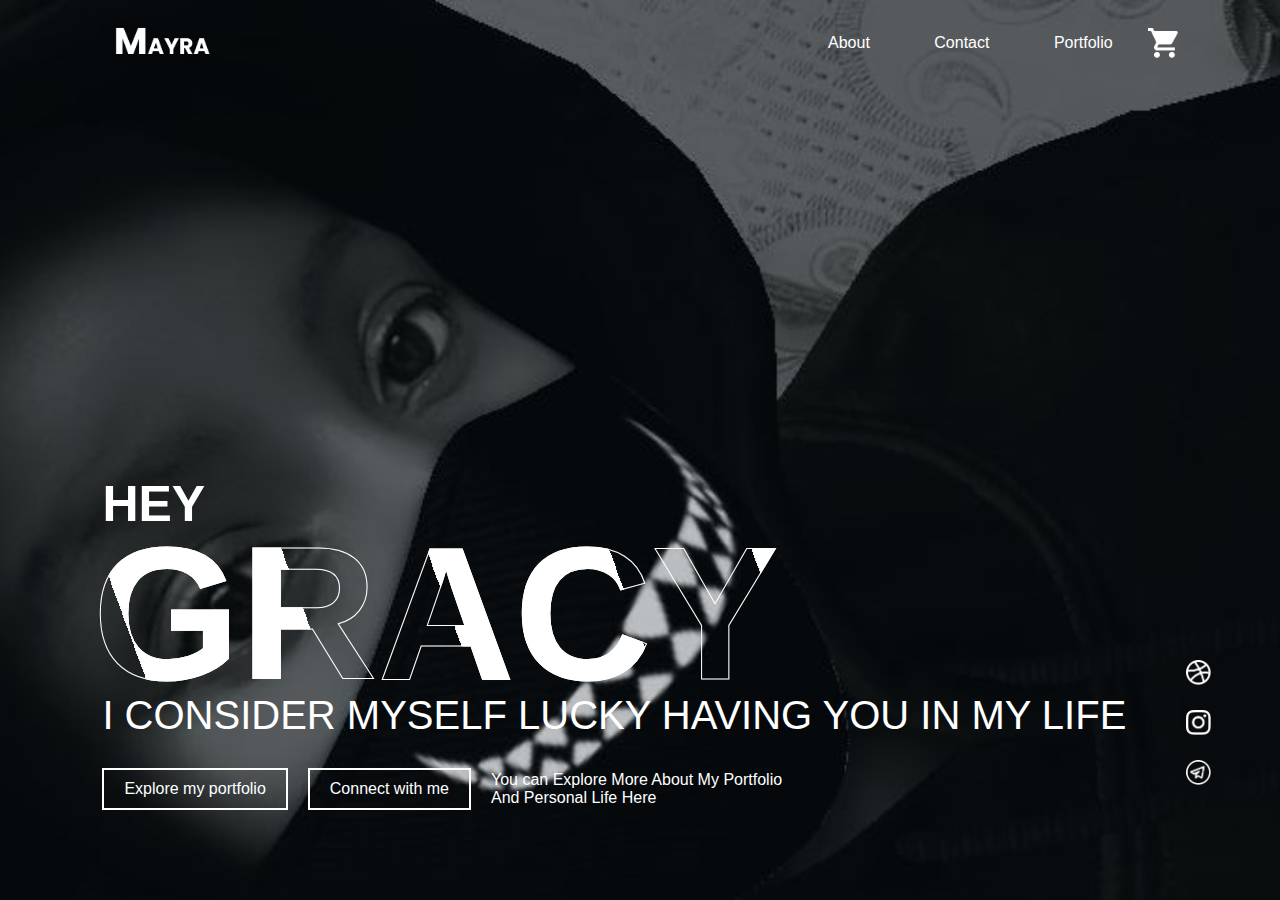
<file: Website1/index.html>
<!DOCTYPE html>
<!--[if lt IE 7]>      <html class="no-js lt-ie9 lt-ie8 lt-ie7"> <![endif]-->
<!--[if IE 7]>         <html class="no-js lt-ie9 lt-ie8"> <![endif]-->
<!--[if IE 8]>         <html class="no-js lt-ie9"> <![endif]-->
<!--[if gt IE 8]>      <html class="no-js"> <!--<![endif]-->
<html>
    <head>
        <meta charset="utf-8">
        <meta http-equiv="X-UA-Compatible" content="IE=edge">
        <title>website</title>
        <meta name="description" content="">
        <meta name="viewport" content="width=device-width, initial-scale=1">
        <link rel="stylesheet" href="./styles.css">
    </head>
    <body>
      <div class="container">
        <nav>
        <img src="./images1/logo.png" class="logo">
        <ul>
            <li>
                <a href="">About</a>
            </li>
            <li> 
                <a href="">Contact</a>
             </li>
             <li>
                 <a href="">Portfolio</a>
             </li>
        </ul>
        <img src="./images1/cart.png" class="Cart-icon">
    </nav>
           <div class="text-box">
               <p>HEY</p>
               <h1>GRACY</h1>
               <H3>I CONSIDER MYSELF LUCKY HAVING YOU IN MY LIFE</H3>
               <div class="row">
                <a href="">Explore my portfolio</a>
                <a href="">Connect with me</a>
                <span>You  can Explore More About My Portfolio <br/>And Personal Life Here</span>
               </div>    
           </div>
           <div class="social-icons">
               <a href=""><img src="./images1/dribble.png" alt=""></a>
               <a href=""><img src="./images1/instagram.png" alt=""></a>
               <a href=""><img src="./images1/telegram.png" alt=""></a>
           </div>
      </div>
    </body>
</html>
</file>
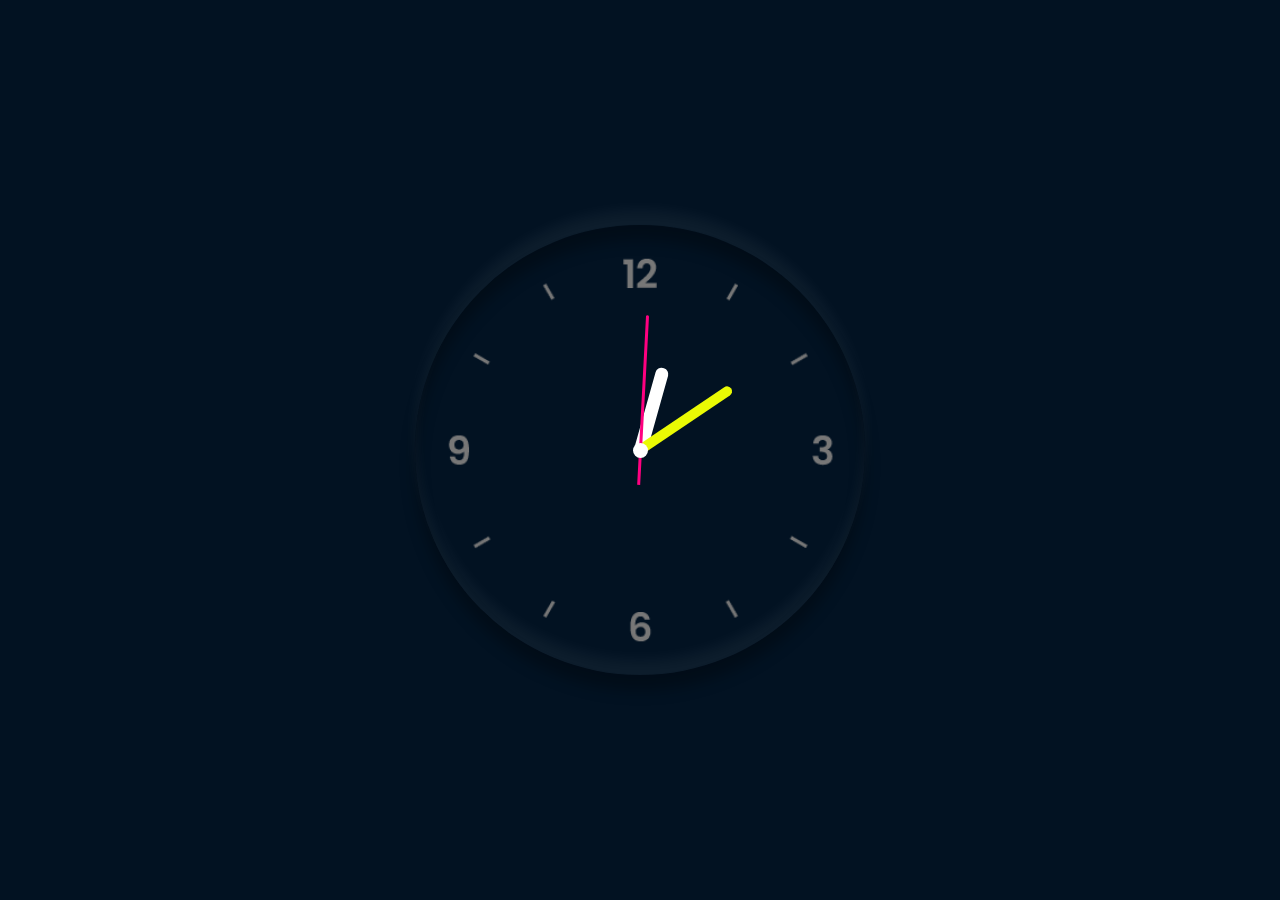
<file: clock/analog clock/index.html>
<!DOCTYPE html>
<html lang="en">
<head>
    <meta charset="UTF-8">
    <meta http-equiv="X-UA-Compatible" content="IE=edge">
    <meta name="viewport" content="width=device-width, initial-scale=1.0">
    <title>Analog clock</title>
    <link rel="stylesheet" href="./style.css">
</head>
<body>
    <section>
        <div class="clock">
            <div class="hour">
                <div class="hr" id="hr" ></div>
            </div>
            <div class="min">
                <div class="mn" id="mn" ></div>
            </div>
            <div class="sec">
                <div class="sc" id="sc" ></div>
            </div>
        </div>
        </section>
        <script src="./app.js"></script>
</body>
</html>
</file>
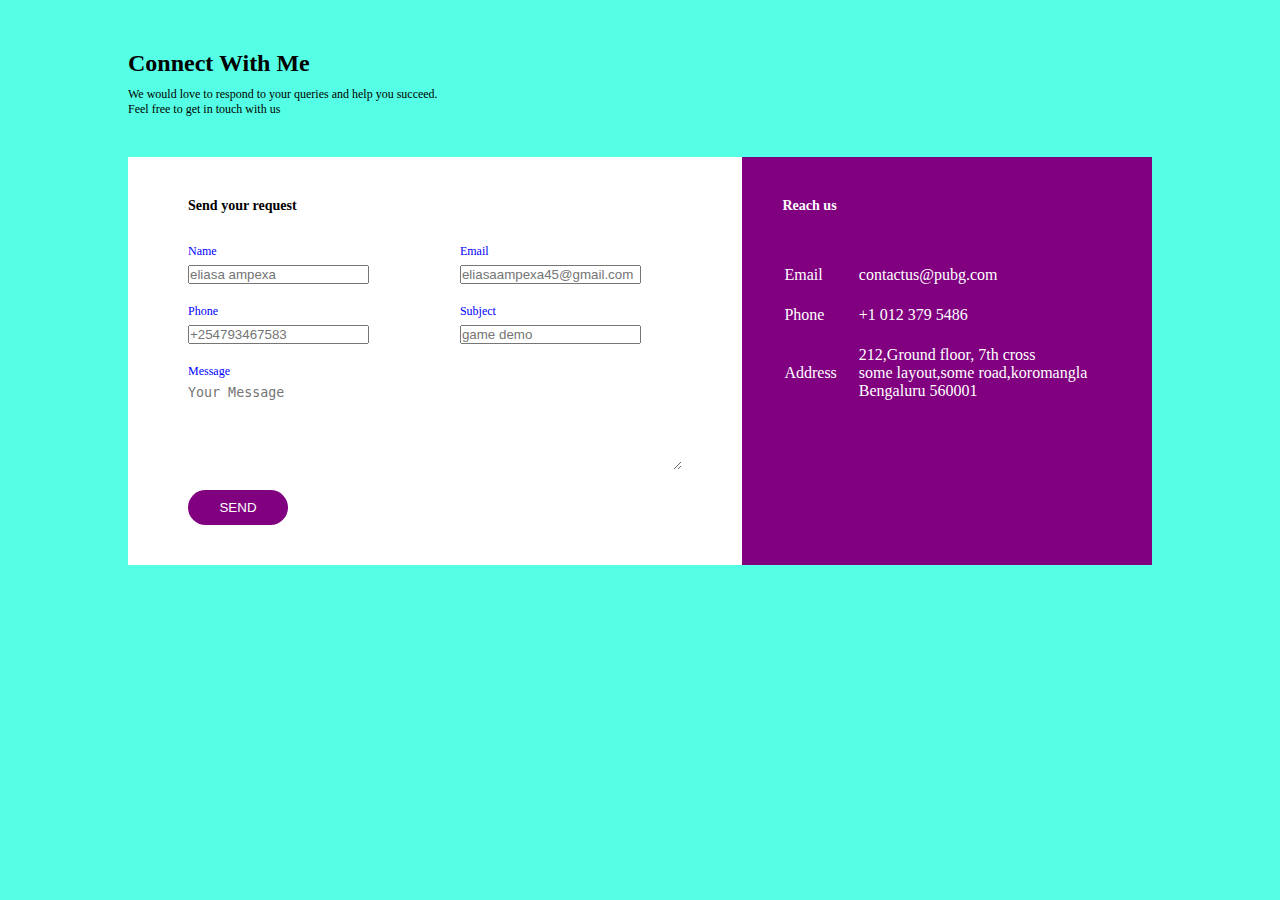
<file: gaming website/contact.html>
<html>
    <head>
        <title>contact</title>
        <link rel="stylesheet"type="text/css" href="contact.css">
    </head>
    <body>
        <div class="container">
        <h1>Connect With Me</h1>
        <p>We would love to respond to your queries and help you succeed.<br>Feel free to get in touch with us</p>
       <div class="contact-box">
        <div class="contact-left">
            <h3>Send your request</h3>
            <form>
                <div class="input-row">
                    <div class="input-group">
                        <label>Name</label>
                        <input type="text"placeholder="eliasa ampexa">
                    </div>
                    <div class="input-group">                
                 <label>Email</label>
                    <input type="text"placeholder="eliasaampexa45@gmail.com">
                </div>
            </div>
             <div class="input-row">
                <div class="input-group">                
                    <label>Phone</label>
                       <input type="text"placeholder="+254793467583">
                       </div>
                       <div class="input-group">                
                        <label>Subject</label>
                           <input type="text"placeholder="game demo">                       
                       </div>
                   </div>
                
                <label>Message</label>
                <textarea rows ="5" placeholder="Your Message"></textarea>
                <button type="submit">SEND</button>
            </form>
        </div>
            <div class="contact-right">
            <h3>Reach us</h3>
            <table>
                <tr>
                    <td>Email</td>
                    <td>contactus@pubg.com</td>
                </tr>
                <tr>
                    <td>Phone</td>
                    <td>+1 012 379 5486</td>
                </tr>
                <tr>
                    <td>Address</td>
                    <td>212,Ground floor, 7th cross <br>
                        some layout,some road,koromangla<br>
                        Bengaluru 560001
                    </td>
                </tr>
            </table>
            </div>
        </div>
        </div> 
    </body>
</html>
</file>
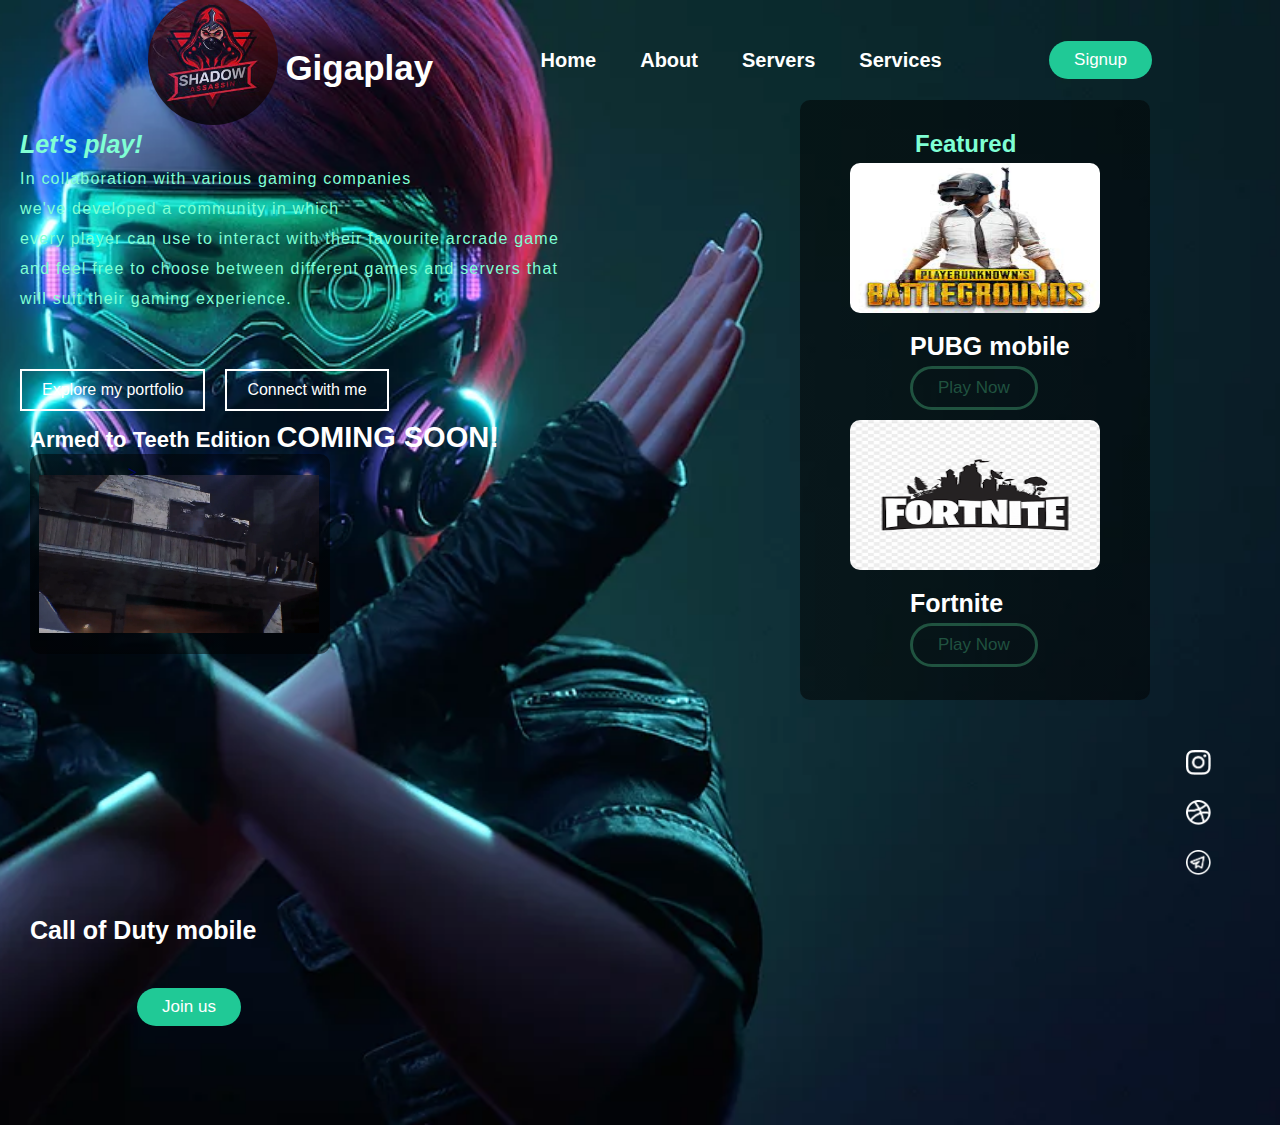
<file: gaming website/Home.html>
<!DOCTYPE html>
<!--[if lt IE 7]>      <html class="no-js lt-ie9 lt-ie8 lt-ie7"> <![endif]-->
<!--[if IE 7]>         <html class="no-js lt-ie9 lt-ie8"> <![endif]-->
<!--[if IE 8]>         <html class="no-js lt-ie9"> <![endif]-->
<!--[if gt IE 8]>      <html class="no-js"> <!--<![endif]-->
<html>
    <head>
        <meta charset="utf-8">
        <meta http-equiv="X-UA-Compatible" content="IE=edge">
        <title>Esports</title>
        <meta name="description" content="">
        <meta name="viewport" content="width=device-width, initial-scale=1">
        <link rel="stylesheet" href="./gaming styles.css">
    </head>
    <body>
        <div class="container">

            <nav>
                <img class="logo" src="imagess/logo1.jfif" alt="">
                <h3>Gigaplay</h3>
                <ul>
                    <li>
                        <a href="#">Home</a>
                    </li>
                    <li>
                        <a href="./about.html">About</a>
                    </li>
                    <li>
                        <a href="./server.html">Servers</a>
                    </li>
                    <li>
                        <a href="./portfolio.html">Services</a>
                    </li>
                </ul>
                <a class="sgn" href="./signup.html" href="Home.html"><button>Signup</button></a>
            </nav>
            <div class="text">
                <h2>Let's play!</h2>
                <p>In collaboration with various gaming companies<br> we've developed a community in which<br>
                every player can use to interact with their favourite arcrade game<br>and feel free to choose between 
                different games and servers that<br>will suit their gaming experience.</p>

                <div class="explore">
                    <a href="./portfolio1.html">Explore my portfolio</a>
                    <a href="./contact.html">Connect with me</a>
                </div>
            </div>

            <div class="featured">
                <h2>Featured</h2>
                <img class="icon" src="./imagess/pubg.jfif">
                <h3>PUBG mobile</h3>
                <a href="./PUBGmobile.html"><button>Play Now</button></a>
                <img class="icon" src="./imagess/fortnite.png">
                <h3>Fortnite</h3>
                <a href="./Fortnite.html"><button>Play Now</button></a>

            </div>
            <div class="hamburger">
                <div class="bar">
                    <span class="top"></span>
                    <span class="middle"></span>
                    <span class="bottom"></span>
                </div>
            </div>

            <div class="social-icons">
                <a href="https://www.instagram.com/pubgnewstate/?hl=en"><img src="./imagess/instagram.png"></a>
                <a href="https://dribbble.com/tags/pubg"><img src="./imagess/dribble.png"></a>
                <a href="https://bestoftelegram.com/groups/totalxt"><img src="./imagess/telegram.png"></a>
            </div>

            <h4>Armed to Teeth Edition <span>COMING SOON!</span></h4>
            <div class="video">
                <video loop autoplay muted preload="metadata">
                    <source src="./imagess/_Mobile_-_Armed_to_the_Teeth_Draw(720p).mp4">
                </video>
            </div>
            <h5>Call of Duty mobile</h5>
            <div class="jns">
                <a href="https://my.callofduty.com/content/atvi/callofduty/mobile/web/en/home.html">><button>Join us</button></a>
            </div>

            </div>

    </body>
</html>
</file>
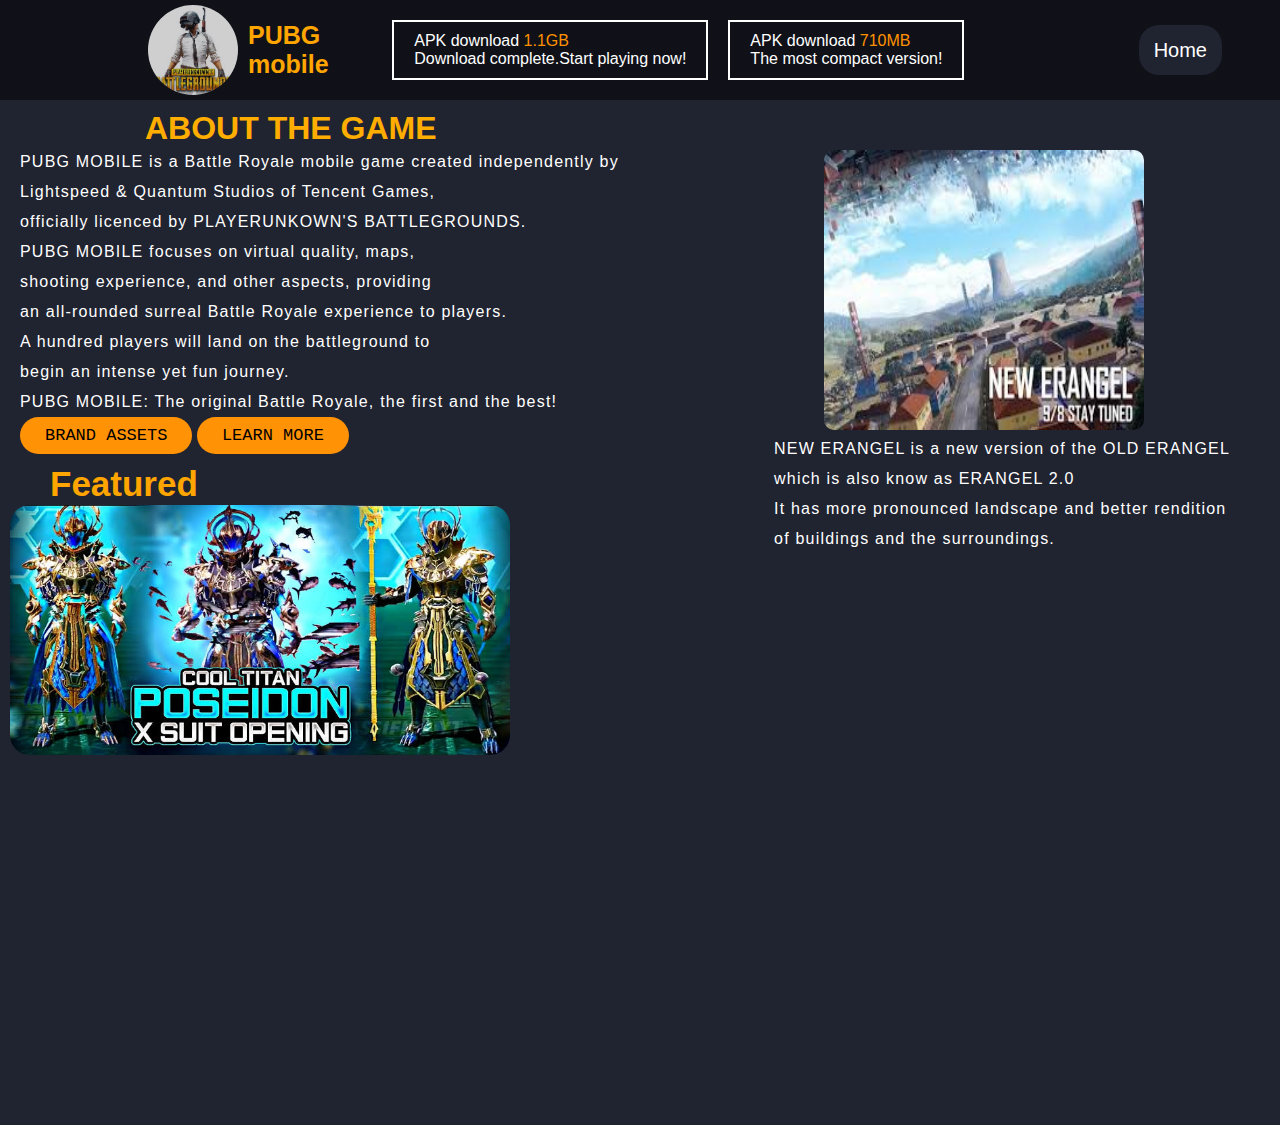
<file: gaming website/PUBGmobile.html>
<!DOCTYPE html>
<!--[if lt IE 7]>      <html class="no-js lt-ie9 lt-ie8 lt-ie7"> <![endif]-->
<!--[if IE 7]>         <html class="no-js lt-ie9 lt-ie8"> <![endif]-->
<!--[if IE 8]>         <html class="no-js lt-ie9"> <![endif]-->
<!--[if gt IE 8]>      <html class="no-js"> <!--<![endif]-->
<html>
    <head>
        <meta charset="utf-8">
        <meta http-equiv="X-UA-Compatible" content="IE=edge">
        <title>PUBG mobile</title>
        <meta name="description" content="">
        <meta name="viewport" content="width=device-width, initial-scale=1">
        <link rel="stylesheet" href="pubg.css">
    </head>
    <body>
        <div class="container">
            <nav>
                <img class="logo" src="./imagess/pubg.jfif" alt="">
                <h3>PUBG<br>mobile</h3>
                <div class="download">
                    <a href="">APK download <span>1.1GB</span><br>Download complete.Start playing now!<br></a>
                    <a href="">APK download <span>710MB</span><br>The most compact version!</a>
                </div>
                <ul>
                    <li class="active"><a href="./Home.html">Home</a>
                        <ul>
                            <li><a href="./Fortnite.html">Fortnite</a></li>
                            <li><a href="./about.html">About</a></li>
                            <li><a href="./server.html">Servers</a></li>
                            <li><a href="./services.html">Services</a></li>
                            <li><a href="https://my.callofduty.com/content/atvi/callofduty/mobile/web/en/home.html">Call of Duty</a></li>
                        </ul>
                    </li>
                      
                </ul>
            </nav>
 
                        <div class="text-box">
                            <h1>ABOUT THE GAME</h1>
                            <p>PUBG MOBILE is a Battle Royale mobile game created independently by<br>
                            Lightspeed & Quantum Studios of Tencent Games, <br>officially licenced by PLAYERUNKOWN'S BATTLEGROUNDS.<BR>
                            PUBG MOBILE focuses on virtual quality, maps, <br>shooting experience, and other aspects, providing<br>
                            an all-rounded surreal Battle Royale experience to players.<br>
                            A hundred players will land on the battleground to <br>begin an intense yet fun journey.<br>
                            PUBG MOBILE: The original Battle Royale, the first and the best!</p>
                            <a href="#"><button>BRAND ASSETS</button></a>
                            <a href="#"><button>LEARN MORE</button></a>
                        </div>
                        <h2>Featured</h2>
                        <div class="slideshow-container">
                            <div class="myslides fade">
                                <img src="./imagess/Poseidon.jpeg" alt="">
                            </div>
                            <div class="myslides fade">
                                <img src="./imagess/Raven.jpeg" alt="">
                            </div>
                        </div>
                        <h4>Map</h4>
                        <div class="maps">
                            <img src="./imagess/New Erangel.jpeg">
                            <p>
                                NEW ERANGEL is a new version of the OLD ERANGEL <br>which is also know as ERANGEL 2.0<br>
                                It has more pronounced landscape and better rendition <br>of buildings
                                and the surroundings.
                            </p>
                        </div>

            <script type="text/javascript" src="pubg.js"></script>
        </div>
    </body>
</html>
</file>
<file: Website1/styles.css>
*{
    padding: 0;
    box-sizing: border-box;
    margin: 0;
    font-family: "poppins", sans-serif;
}

.container{
    width: 100%;
    height: 100vh;
    background-image: url(./images1/gracy.jpg);
    background-size: cover;
    background-position: center;
    padding: 0 8%;
    position: relative;
}

nav{
    display: flex;
    width: 100%;
    align-items: center;
    flex-wrap: wrap;
    padding: 5px 0;
}
.logo{
    width: 120px;
    cursor: pointer;
}
.Cart-icon{
    width: 30px;
    cursor: pointer;
}
nav ul{
    flex: 1;
    text-align: right;
    padding-right: 5px;
}
nav ul li{
    display: inline-block;
    list-style: none;
    margin: 10px 30px;
}
nav ul li a{
    color: #fff;
    text-decoration: none;
    position: relative;
}
nav ul li a::after{
    content: '';
    width: 0;
    height: 3px;
    position: absolute;
    bottom: -5px;
    left: 50%;
    transform: translateX(-50%);
    background: #fff;
    transition:width 0.3s ;
}
nav ul li a:hover::after{
    width: 50%;
}
.text-box{
    color: #fff;
    position: absolute;
    bottom: 10%;
}
.text-box p{
    font-size: 50px;
    font-weight: 600;
}
.text-box h1{
    font-size: 190px;
    line-height: 160px;
    margin-left: -10px;
    color: transparent;
    -webkit-text-stroke: 1px #fff;
    background: url(./images1/back.png);
    -webkit-background-clip: text;
    background-position: 0 0;
    animation: back 20s linear infinite;
}
@keyframes back{
    100%{
        background-position: 2000px 0;
    }
}
.text-box h3{
    font-size: 40px;
    font-weight: 500;
}
.text-box .row{
    display: flex;
    align-items: center;
    flex-wrap: wrap;
    margin-top: 30px;
}
.text-box a{
    color: #fff;
    text-decoration: none;
    padding: 10px 20px;
    margin-right: 20px;
    border: 2px solid #fff;
}
.social-icons{
    position: absolute;
    bottom: 10%;
    right: 5%;
}
.social-icons img{
    width: 25px;
    display: block;
    margin: 25px 5px;
}
</file>
<file: clock/analog clock/style.css>
*{
    margin: 0;
    padding: 0;
    box-sizing: border-box;
}
section{
    width: 100%;
    height: 100vh;
    display: flex;
    justify-content: center;
    align-items: center;
    background: rgb(2, 18, 34);
}
section .clock{
    width: 450px;
    height: 450px;
    position: relative;
    display: flex;
    align-items: center;
    justify-content: center;
    border-radius: 50%;
    /*border: 1px solid #fff;*/
    background: url(./clock.png);
    background-size: cover;
    box-shadow: 0 -15px 15px rgba(255, 255, 255, 0.05),
                inset 0 -15px 15px rgba(255, 255, 255, 0.05),
                0 15px 15px rgba(0, 0, 0, 0.3),
                inset 0 15px 15px rgba(0, 0, 0, 0.3);
}
.clock::before{
    content: "";
    position: absolute;
    width: 15px;
    height: 15px;
    background: #fff;
    border-radius: 50%;
    z-index: 1000;
}
.hour, .min, .sec{
    position: absolute;
}
.clock .hour, .hr{
    width: 113px;
    height: 170px;
}
.clock .min, .mn{
    width: 130px;
    height: 220px;
}
.clock .sec, .sc{
    width: 5px;
    height: 270px;
}
.hr, .mn, .sc{
    display: flex;
    justify-content: center;
    position: absolute;
}
.hr::before{
    content: "";
    background: #fff;
    position: absolute;
    width: 13px;
    height: 84px;
    z-index: 10;
    border-radius: 6px 6px 0 0;
}
.mn::before{
    content: "";
    background: rgb(234, 250, 4);
    position: absolute;
    width: 10px;
    height: 108px;
    z-index: 10;
    border-radius: 6px 6px 0 0;
}
.sc::before{
    content: "";
    background: rgb(255, 0, 128);
    position: absolute;
    width: 3px;
    height: 170px;
    z-index: 10;
    border-radius: 6px 6px 0 0;
}
</file>
<file: gaming website/contact.css>
*{
margin:0;
padding:0;
}
body{
	background:#55ffe5;
	font-size:12px;
}
.container{
width:80%;
margin:50px auto;
}
.contact-box{
	background:white;
	display:flex;
}
.contact-left{
	flex-basis:60%;
	padding:40px 60px;
}
.contact-right{
	flex-basis:40%;
	padding:40px;
	background:purple;
	color:white;
}

h1{
	margin-bottom:10px;
}
.container p{
margin-bottom:40px;
}
.input-row{
	display:flex;
	justify-content:space-between;
	margin-bottom:20px;
}
.input-row .input-group{
	flex-basis:45%;
}
.input{
	width:100%;
	padding-bottom:5px;
	border:none;
	outline:none;
	border-bottom:1px solid violet;
}
textarea{
	border:none;
	width:100%;
	outline:none;
	padding-bottom:10px;
	box-sizing:border-box;
}
label{
	display:block;
	margin-bottom:6px;
	color:blue;
}
button{
	width:100px;
	border:none;
	background:purple;
	color:white;
	height:35px;
	border-radius:30px;
	outline:none;
	margin-top:20px;
	box-shadow:0px 5px 15p 0px rgba(28,0,181,0.3);
}
.contact-left h3{
	color:black;
	font-weight:600;
	margin-bottom:30px;
}
.contact-right h3{
	font-weight:600;
	margin-bottom:30px;
}
tr td:first-child{
	padding-right:20px;
	color:white;
}
tr td{
	padding-top:20px;
	color:white;
}
</file>
<file: gaming website/gaming styles.css>
*{
    margin: 0;
    padding: 0;
    box-sizing: border-box;
}

.container{
    width: 100%;
    height: 125vh;
    background-image: url(./imagess/background\ image.webp);
    background-position: center;
    background-size: cover;
}
.logo{
   width: 130px;
   height: 130px;
   border-radius: 50%;
   margin-left: 20px;
   opacity: 0.8;
   cursor: pointer;
}
h3{
    position: relative;
    color: white;
    font-family: Arial, Helvetica, sans-serif;
    font-size: 35px;
    font-weight: 700;
    margin-left: -80px;
    margin-top: 15px;
    cursor: pointer;
}
nav{
    display: flex;
    justify-content: space-between;
    align-items: center;
    width: 100%;
    height: 120px;
    padding: 30px 10%;
}
ul{
    
    list-style: none;
}
ul li{
    display: inline-block;
    padding: 0px 20px;
    
}
ul li a{
    text-decoration: none;
    transition: all .3s ease 0s;
    color: white;
    font-family: Arial, Helvetica, sans-serif;
    font-size: 20px;
    font-weight: 600;
}
ul li a:hover{
    color: red;
}
button{
    background-color: rgba(32, 201, 150, 1);
    border-radius: 50px;
    border: none;
    cursor: pointer;
    transition: all .3s ease 0s;
    padding: 9px 25px;
}
button:hover{
    background-color: rgba(32, 201, 150, 0.8);
}
a button{
    color: white;
    font-family: Arial, Helvetica, sans-serif;
    font-size: 17px;
}
.text{
    font-family: Arial, Helvetica, sans-serif;
    color: aquamarine;
    margin-left: 10px;
    padding: 10px;
}
.text h2{
    font-size: 25px;
    font-style: italic;
    font-weight: 800;
    margin-bottom: 5px;
}
.text p{
    padding-bottom: 25px;
    font-family: Arial, Helvetica, sans-serif;
    letter-spacing: 1.2px;
    line-height: 30px
}
.text .explore{
    display: flex;
    align-items: center;
    flex-wrap: wrap;
    margin-top: 30px;
}
.text .explore a{
    color: #fff;
    text-decoration: none;
    padding: 10px 20px;
    margin-right: 20px;
    border: 2px solid #fff;
}
.featured{
    width: 350px;
    height: 600px;
    background: linear-gradient(to top, rgba(0,0,0,0.5)50%, rgba(0,0,0,0.5)50%);
    position: absolute;
    top: 100px;
    left: 800px;
    border-radius: 10px;
    padding: 30px;
    justify-content: center;
}
.featured h2{
    color: aquamarine;
    font-family: Arial, Helvetica, sans-serif;
    margin-left: 85px;
    cursor: pointer;
    margin-bottom: 5px;
}
.featured .icon{
    border-radius: 10px;
    width: 250px;
    height: 150px;
    margin-left: 20px;
    position: relative;
}
.featured h3{
    margin-left: 80px;
    font-size: 25px;
    margin-bottom: 5px;
}
.featured a button{
    background-color: transparent;
    border: 3px solid rgba(58, 145, 104, 0.5);
    color: rgba(58, 145, 104, 0.5);
    margin-left: 80px;
    margin-bottom: 10px;
}
.video{
    width: 300px;
    height: 200px;
    background: linear-gradient(to top, rgba(0,0,0,0.5)50%, rgba(0,0,0,0.5)50%);
    position: absolute;
    border-radius: 10px;
    padding: 30px;
    justify-content: center;
    margin-left: 30px;
}
video{
    width: 280px;
    height: 250px;
    margin-top: -55px;
    margin-left: -21px;
    position: relative;
    border-radius: 10px;
    opacity: .8;
}
h4{
    color: white;
    font-family: Arial, Helvetica, sans-serif;
    font-size: 22px;
    margin-left: 30px;
}
span{
    font-size: 29px;

}
h5{
    margin-left: 30px;
    font-family: Arial, Helvetica, sans-serif;
    color: white;
    font-size: 25px;
    bottom: -5%;
    position: absolute;
}
.jns{
    padding: 10px 10%;
}
.jns a button{
    bottom: -14%;
    position: absolute;
}
.social-icons{
    position: absolute;
    bottom: 0%;
    right: 5%;
}
.social-icons img{
    width: 25px;
    display: block;
    margin: 25px 5px;
}
</file>
<file: gaming website/pubg.css>
*{
    margin: 0;
    padding: 0;
    box-sizing: border-box;
    font-family: Arial, Helvetica, sans-serif;
}
.container{
    width: 100%;
    height: 125vh;
    background-color: rgb(32, 35, 48);
    background-position: center;
    background-size: cover;
    overflow: hidden;
}
.logo{
    width: 90px;
    height: 90px;
    border-radius: 50%;
    margin-top: 0;
    margin-left: 20px;
    opacity: 0.8;
    cursor: pointer;
}
 h3{
     position: absolute;
     color: orange;
     font-family: Arial, Helvetica, sans-serif;
     font-size: 25px;
     font-weight: 700;
     margin-left: 120px;
     margin-top: 0;
     cursor: pointer;
}
nav{
    display: flex;
    justify-content: space-between;
    align-items: center;
    width: 100%;
    height: 100px;
    background: linear-gradient(to right, rgba(0,0,0,0.5)50%, rgba(0,0,0,0.5)50%);
    padding: 30px 10%;

}
nav ul{
    padding: 0;
    margin: 0;
    float: right;
    margin-right: -70px;
}
.active, ul li:hover{
    background: rgb(32, 35, 48);;
    border-radius: 20px;
}
nav ul li{
    background: rgb(32, 35, 48);;
    position: relative;
    list-style: none;
    display: inline-block;
}
nav ul li a{
    display: block;
    padding: 0 15px;
    color: #fff;
    text-decoration: none;
    line-height: 50px;
    font-size: 20px;
}
nav ul li a:hover{
    color: aqua;
}
nav ul ul{
    position: absolute;
    top: 40px;
    display: none;
}
nav ul li:hover > ul{
    display: block;
    margin: 10px;
}
nav ul li:hover > ul li{
    width: 150px;
    padding: 3px;
    border-bottom: 1px dotted #fff;
    background: transparent;
    border-radius: 0;
    text-align: left;
}
nav ul li:hover > ul li:last-child{
    border-bottom: none;
}
.download{
    display: flex;
    flex-wrap: wrap;
}
.download a{
    color: #fff;
    text-decoration: none;
    padding: 10px 20px;
    margin-right: 20px;
    border: 2px solid #fff;
}
.download a span{
    color: rgb(255, 145, 0);
}
.text-box{
    margin-left: 10px;
    padding: 10px;
}
.text-box h1{
    color: rgb(255, 174, 0);
    margin-left: 10%;
}
.text-box p{
    color: #fff;
    letter-spacing: 1.2px;
    line-height: 30px
}
button{
    background-color: rgba(255, 146, 5, 1);
    border-radius: 50px;
    border: none;
    cursor: pointer;
    transition: all .3s ease 0s;
    padding: 9px 25px;
}
button:hover{
    background-color: rgba(255, 146, 5, .6);
}
a button{
    color: black;
    font-family: 'Courier New', Courier, monospace;
    font-size: 17px;
}
h2{
    color: orange;
    font-size: 35px;
    margin-left: 50px;

}
.slideshow-container{
    max-width: 40%;
    position: relative;
    margin-left: 10px;
    padding: 1px 1px 20px 0;
}
.slideshow-container .myslides{
   display: none;
}
.slideshow-container .myslides img{
    vertical-align: middle;
    width:500px;
    height: 250px;
    border-radius: 20px;
}
.slideshow-container .fade{
    -webkit-animation-name: fade;
    -webkit-animation-duration: 1.5s;
    animation-name: fade;
    animation-duration: 1.5s;
}
@-webkit-keyframes fade{
    from{opacity: .4;}
    to{opacity: 1;}
}
@keyframes fade{
    from{opacity: .4;}
    to{opacity: 1;}
}
.maps{
    align-items: center;
    position: absolute;
    right: 50px;
    top:150px;
    cursor: pointer;
}
.maps img{
    border-radius: 10px;
    width: 320px;
    height: 280px;
    right: -50px;
    position: relative;
}
h4{
    font-family: Arial, Helvetica, sans-serif;
    font-size: 35px;
    color: orange;
    margin-left: 1000px;
    margin-top: -430px;
}
.maps p{
    color: #fff;
    letter-spacing: 1.2px;
    line-height: 30px
}
</file>
